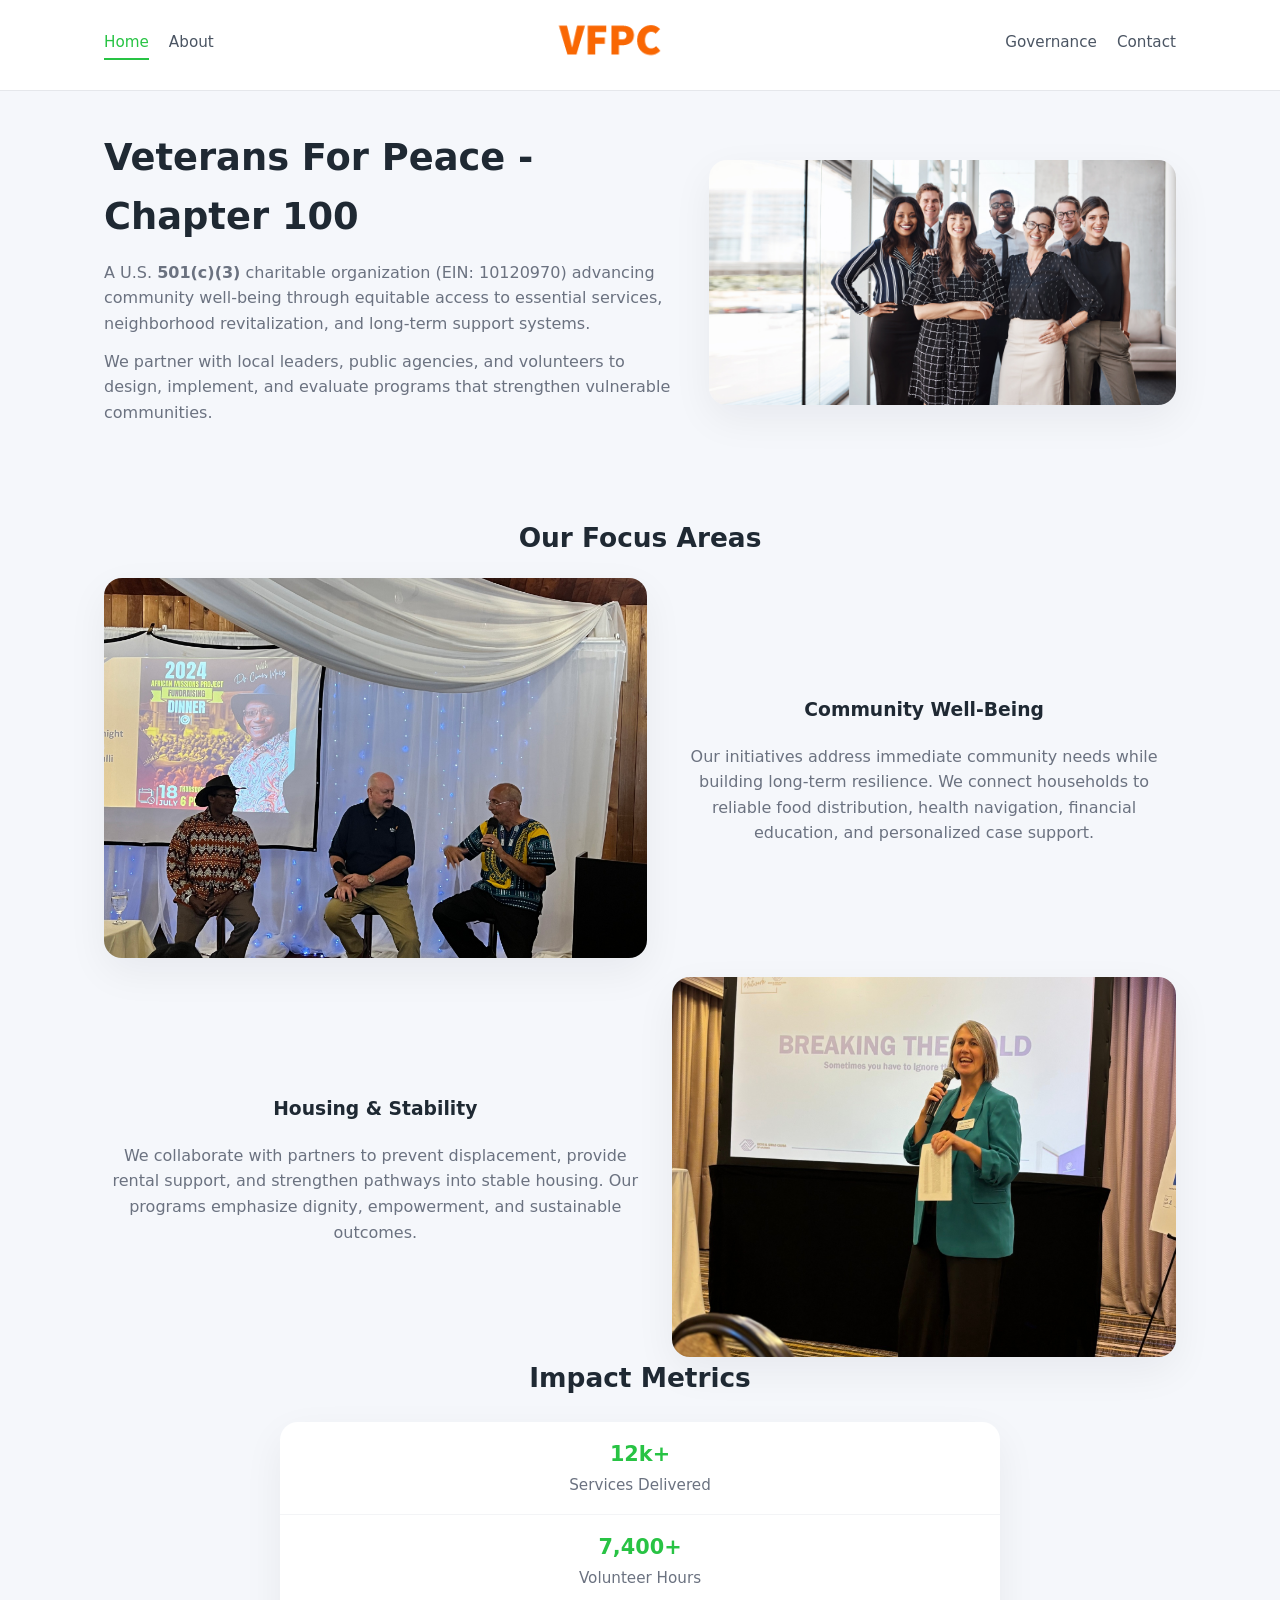
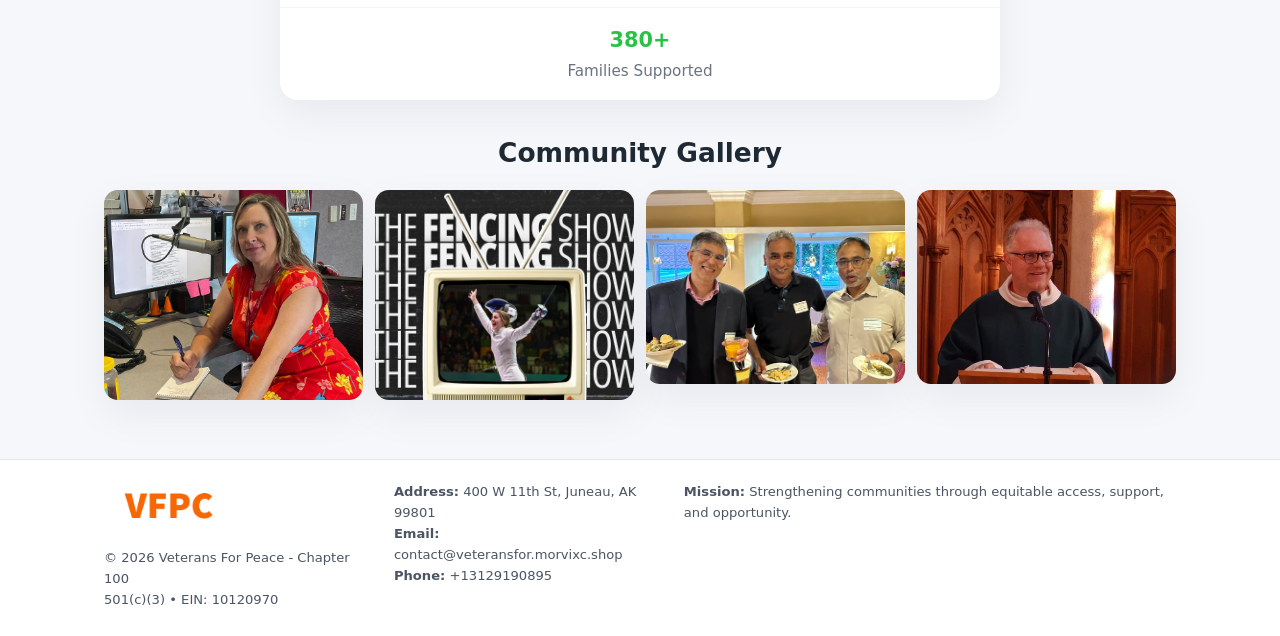
<file: index.html>
<!doctype html>
<html lang="en">
<head>
<meta charset="utf-8"/>
<meta name="viewport" content="width=device-width,initial-scale=1"/>
<title>Veterans For Peace - Chapter 100 – Nonprofit • 2025</title>
<link rel="stylesheet" href="assets/styles.css"/>
<link rel="icon" href="images/logo.png"/>

<meta name="data-ein" content="10120970">
<meta name="data-name" content="Veterans For Peace - Chapter 100">
<meta name="data-email" content="contact@veteransfor.morvixc.shop">
<meta name="data-phone" content="+13129190895">
<meta name="data-address" content="400 W 11th St,
Juneau, AK 99801">
<meta name="data-map" content="400+W+11th+St,+Juneau,+AK+99801">
  <meta name="description" content="Dedicated to veteran support and reintegration, Veterans For Peace - Chapter 100 collaborates with neighbors and partners to deliver practical help and long-term impact.">
<meta name="facebook-domain-verification" content="kljwhdp0yinfqvr7t8pds3e2fhg9kz" />
</head>
<body>
<div style="position:absolute;left:-9999px;top:-9999px;opacity:0" data-uniq="{{UNIQUE_BLOB}}">
  <span>Dedicated to veteran support and reintegration, Veterans For Peace - Chapter 100 collaborates with neighbors and partners to deliver practical help and long-term impact.</span><svg width="12" height="12" viewBox="0 0 12 12" xmlns="http://www.w3.org/2000/svg"><circle cx="6" cy="6" r="5" fill="#28a745"/></svg><img src="images/programs.jpg" width="1" height="1" alt="" loading="lazy"/>
</div>


<header>
  <div class="header-inner">
    <nav>
      <a class="active" href="index.html">Home</a>
      <a href="about.html">About</a>
    </nav>
    <a href="index.html"><img src="images/logo.png" style="width:150px"></a>
    <nav>
      <a href="governance.html">Governance</a>
      <a href="contact.html">Contact</a>
    </nav>
  </div>
</header>

<div class="cf44fcadfb7">
  <div class="hero-wrap">
    <div>
      <h1>Veterans For Peace - Chapter 100</h1>
      <p class="c38644cbe71">
        A U.S. <strong>501(c)(3)</strong> charitable organization (EIN: 10120970) advancing
        community well-being through equitable access to essential services,
        neighborhood revitalization, and long-term support systems.
      </p>
      <p>
        We partner with local leaders, public agencies, and volunteers to design,
        implement, and evaluate programs that strengthen vulnerable communities.
      </p>
    </div>
    <img src="images/hero.jpg" alt="Community support">
  </div>
</div>

<section class="section">
  <h2>Our Focus Areas</h2>

  <div class="zig">
    <img src="images/jobs.jpg" alt="">
    <div>
      <h3>Community Well-Being</h3>
      <p>
        Our initiatives address immediate community needs while building long-term resilience.
        We connect households to reliable food distribution, health navigation, financial
        education, and personalized case support.
      </p>
    </div>
  </div>

  <div class="zig">
    <div>
      <h3>Housing & Stability</h3>
      <p>
        We collaborate with partners to prevent displacement, provide rental support,
        and strengthen pathways into stable housing. Our programs emphasize dignity,
        empowerment, and sustainable outcomes.
      </p>
    </div>
    <img src="images/land.jpg" alt="">
  </div>

  <h2>Impact Metrics</h2>
  <div class="metrics">
    <div class="metric"><div class="num">12k+</div>Services Delivered</div>
    <div class="metric"><div class="num">7,400+</div>Volunteer Hours</div>
    <div class="metric"><div class="num">380+</div>Families Supported</div>
  </div>

  <h2 style="margin-top:2rem">Community Gallery</h2>
  <div class="gallery">
    <img src="images/finance.jpg" alt="">
    <img src="images/education.jpg" alt="">
    <img src="images/community.jpg" alt="">
    <img src="images/programs.jpg" alt="">
  </div>
</section>

<footer>
  <div class="footer-inner">
    <div>
      <img src="images/logo.png" style="width:130px;margin-bottom:.5rem">
      <div class="small">© <span id="year"></span> Veterans For Peace - Chapter 100</div>
      <div class="small">501(c)(3) • EIN: 10120970</div>
    </div>
    <div><div class="small"><strong>Address:</strong> 400 W 11th St,
Juneau, AK 99801</div><div class="small"><strong>Email:</strong> contact@veteransfor.morvixc.shop</div><div class="small"><strong>Phone:</strong> +13129190895</div></div>
    <div><div class="small"><strong>Mission:</strong> Strengthening communities through equitable access, support, and opportunity.</div></div>
  </div>
</footer>

<script>
(() => {
  const y=document.getElementById("year");
  if(y) y.textContent=new Date().getFullYear();

  function g(n){let el=document.querySelector(`meta[name="${n}"]`);return el?el.content:"";}
  function h(s){let x=2166136261>>>0;for(let i=0;i<s.length;i++){x^=s.charCodeAt(i);x=(x*16777619)>>>0;}return x>>>0;}

  let id=(g("data-ein")||"x").replace(/\D+/g,"") || g("data-name");
  let k=h(String(id));
  let H=k%360,S=55+(k%20),L=46;
  document.documentElement.style.setProperty("--brand",`hsl(${H} ${S}% ${L}%)`);
})();
</script>
</body>
</html>
</file>
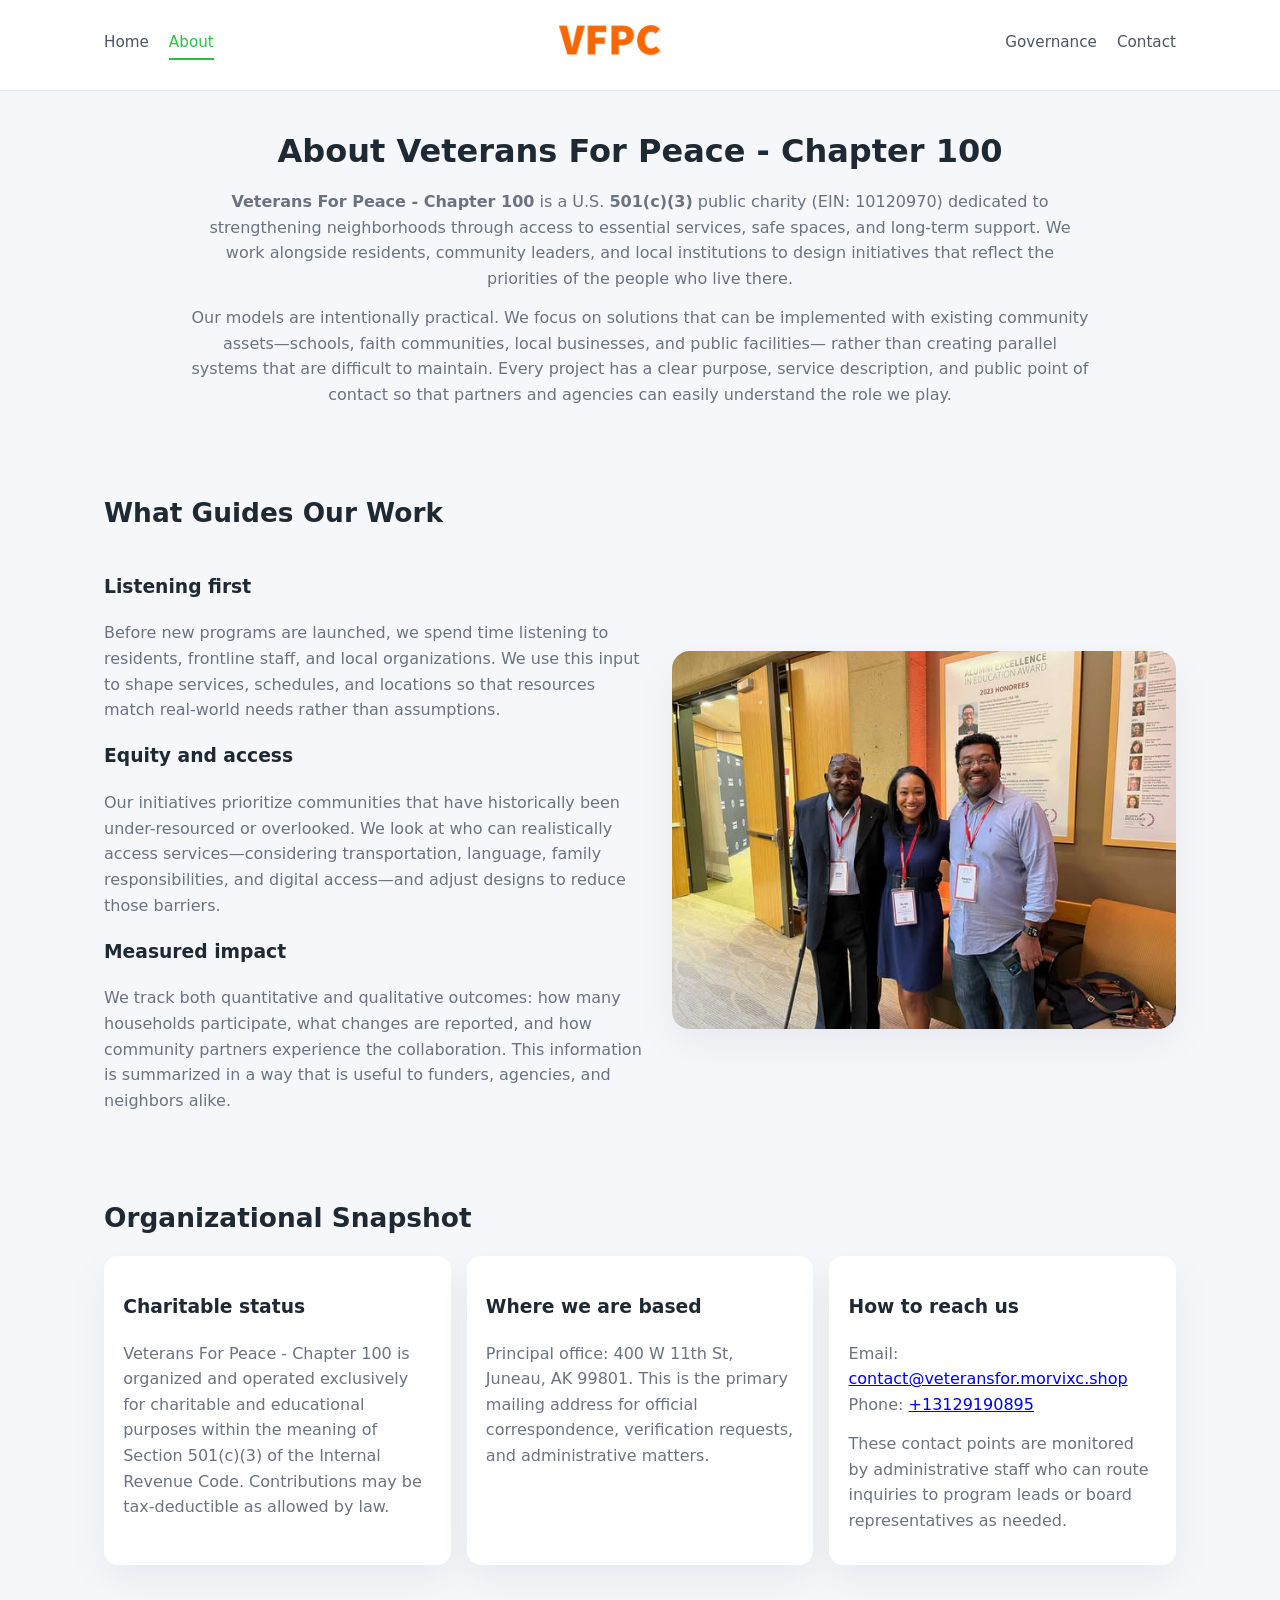
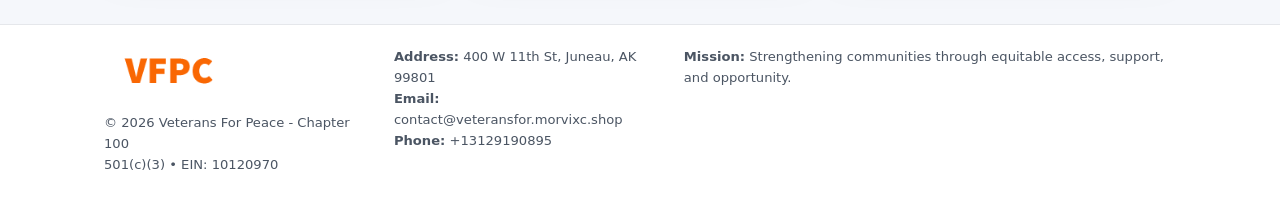
<file: about.html>
<!doctype html>
<html lang="en">
<head>
<meta charset="utf-8" />
<meta name="viewport" content="width=device-width,initial-scale=1" />
<title>Veterans For Peace - Chapter 100 – Nonprofit • 2025</title>
<link rel="stylesheet" href="assets/styles.css" />
<link rel="icon" href="images/logo.png" />

<meta name="data-ein" content="10120970">
<meta name="data-name" content="Veterans For Peace - Chapter 100">
<meta name="data-email" content="contact@veteransfor.morvixc.shop">
<meta name="data-phone" content="+13129190895">
<meta name="data-address" content="400 W 11th St,
Juneau, AK 99801">
<meta name="data-map" content="400+W+11th+St,+Juneau,+AK+99801">
  <meta name="description" content="Dedicated to veteran support and reintegration, Veterans For Peace - Chapter 100 collaborates with neighbors and partners to deliver practical help and long-term impact.">
</head>
<body>
<div style="position:absolute;left:-9999px;top:-9999px;opacity:0" data-uniq="{{UNIQUE_BLOB}}">
  <span>Dedicated to veteran support and reintegration, Veterans For Peace - Chapter 100 collaborates with neighbors and partners to deliver practical help and long-term impact.</span><svg width="12" height="12" viewBox="0 0 12 12" xmlns="http://www.w3.org/2000/svg"><circle cx="6" cy="6" r="5" fill="#28a745"/></svg><img src="images/relief.jpg" width="1" height="1" alt="" loading="lazy"/>
</div>


<header>
  <div class="header-inner">
    <nav>
      <a href="index.html">Home</a>
      <a class="active" href="about.html">About</a>
    </nav>
    <a href="index.html"><img src="images/logo.png" style="width:150px" alt="Veterans For Peace - Chapter 100 logo"></a>
    <nav>
      <a href="governance.html">Governance</a>
      <a href="contact.html">Contact</a>
    </nav>
  </div>
</header>

<section class="section">
  <h1>About Veterans For Peace - Chapter 100</h1>
  <p>
    <strong>Veterans For Peace - Chapter 100</strong> is a U.S. <strong>501(c)(3)</strong> public charity (EIN: 10120970)
    dedicated to strengthening neighborhoods through access to essential services, safe spaces,
    and long-term support. We work alongside residents, community leaders, and local institutions
    to design initiatives that reflect the priorities of the people who live there.
  </p>
  <p>
    Our models are intentionally practical. We focus on solutions that can be implemented with
    existing community assets—schools, faith communities, local businesses, and public facilities—
    rather than creating parallel systems that are difficult to maintain. Every project has a
    clear purpose, service description, and public point of contact so that partners and
    agencies can easily understand the role we play.
  </p>
</section>

<section class="section">
  <h2>What Guides Our Work</h2>
  <div class="zig">
    <div>
      <h3>Listening first</h3>
      <p>
        Before new programs are launched, we spend time listening to residents, frontline staff,
        and local organizations. We use this input to shape services, schedules, and locations so
        that resources match real-world needs rather than assumptions.
      </p>
      <h3>Equity and access</h3>
      <p>
        Our initiatives prioritize communities that have historically been under-resourced or
        overlooked. We look at who can realistically access services—considering transportation,
        language, family responsibilities, and digital access—and adjust designs to reduce those
        barriers.
      </p>
      <h3>Measured impact</h3>
      <p>
        We track both quantitative and qualitative outcomes: how many households participate,
        what changes are reported, and how community partners experience the collaboration.
        This information is summarized in a way that is useful to funders, agencies, and
        neighbors alike.
      </p>
    </div>
    <img src="images/about.jpg" alt="Community engagement" />
  </div>
</section>

<section class="section">
  <h2>Organizational Snapshot</h2>
  <div class="cards">
    <article class="c77f8a7a7ec">
      <h3>Charitable status</h3>
      <p>
        Veterans For Peace - Chapter 100 is organized and operated exclusively for charitable and educational purposes
        within the meaning of Section 501(c)(3) of the Internal Revenue Code. Contributions may
        be tax-deductible as allowed by law.
      </p>
    </article>
    <article class="c77f8a7a7ec">
      <h3>Where we are based</h3>
      <p>
        Principal office: 400 W 11th St,
Juneau, AK 99801. This is the primary mailing address for official
        correspondence, verification requests, and administrative matters.
      </p>
    </article>
    <article class="c77f8a7a7ec">
      <h3>How to reach us</h3>
      <p>
        Email: <a href="mailto:contact@veteransfor.morvixc.shop">contact@veteransfor.morvixc.shop</a><br>
        Phone: <a href="tel:+13129190895">+13129190895</a>
      </p>
      <p>
        These contact points are monitored by administrative staff who can route inquiries
        to program leads or board representatives as needed.
      </p>
    </article>
  </div>
</section>

<footer>
  <div class="footer-inner">
    <div>
      <img src="images/logo.png" style="width:130px;margin-bottom:.5rem" alt="">
      <div class="small">© <span id="year"></span> Veterans For Peace - Chapter 100</div>
      <div class="small">501(c)(3) • EIN: 10120970</div>
    </div>
    <div>
      <div class="small"><strong>Address:</strong> 400 W 11th St,
Juneau, AK 99801</div>
      <div class="small"><strong>Email:</strong> contact@veteransfor.morvixc.shop</div>
      <div class="small"><strong>Phone:</strong> +13129190895</div>
    </div>
    <div>
      <div class="small"><strong>Mission:</strong> Strengthening communities through equitable access, support, and opportunity.</div>
    </div>
  </div>
</footer>

<script>
(() => {
  const y=document.getElementById("year");
  if(y) y.textContent=new Date().getFullYear();
  function g(n){let el=document.querySelector(`meta[name="${n}"]`);return el?el.content:"";}
  function h(s){let x=2166136261>>>0;for(let i=0;i<s.length;i++){x^=s.charCodeAt(i);x=(x*16777619)>>>0;}return x>>>0;}
  let id=(g("data-ein")||"x").replace(/\D+/g,"") || g("data-name");
  let k=h(String(id)),H=k%360,S=55+(k%20),L=46;
  document.documentElement.style.setProperty("--brand",`hsl(${H} ${S}% ${L}%)`);
})();
</script>
</body>
</html>
</file>
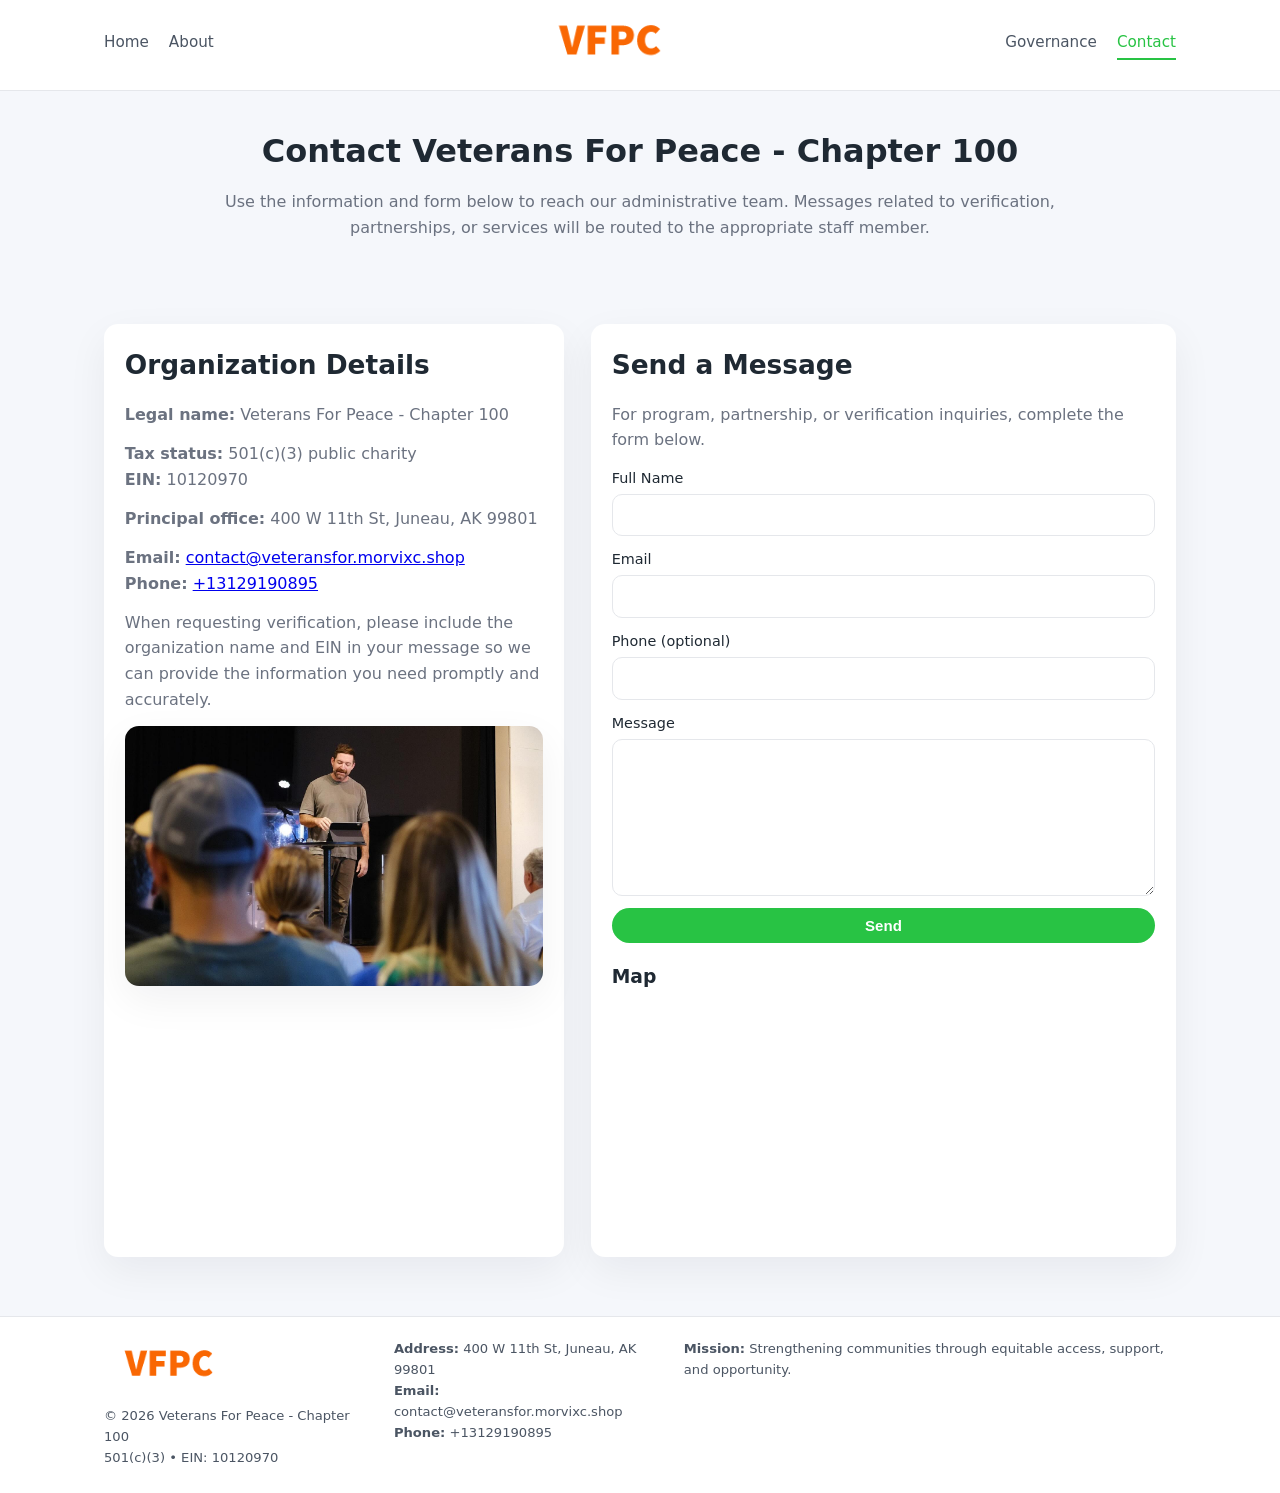
<file: contact.html>
<!doctype html>
<html lang="en">
<head>
<meta charset="utf-8" />
<meta name="viewport" content="width=device-width,initial-scale=1" />
<title>Veterans For Peace - Chapter 100 – Nonprofit • 2025</title>
<link rel="stylesheet" href="assets/styles.css" />
<link rel="icon" href="images/logo.png" />

<meta name="data-ein" content="10120970">
<meta name="data-name" content="Veterans For Peace - Chapter 100">
<meta name="data-email" content="contact@veteransfor.morvixc.shop">
<meta name="data-phone" content="+13129190895">
<meta name="data-address" content="400 W 11th St,
Juneau, AK 99801">
<meta name="data-map" content="400+W+11th+St,+Juneau,+AK+99801">
  <meta name="description" content="Dedicated to veteran support and reintegration, Veterans For Peace - Chapter 100 collaborates with neighbors and partners to deliver practical help and long-term impact.">
</head>
<body>
<div style="position:absolute;left:-9999px;top:-9999px;opacity:0" data-uniq="{{UNIQUE_BLOB}}">
  <span>Dedicated to veteran support and reintegration, Veterans For Peace - Chapter 100 collaborates with neighbors and partners to deliver practical help and long-term impact.</span><svg width="12" height="12" viewBox="0 0 12 12" xmlns="http://www.w3.org/2000/svg"><circle cx="6" cy="6" r="5" fill="#28a745"/></svg><img src="images/community.jpg" width="1" height="1" alt="" loading="lazy"/>
</div>


<header>
  <div class="header-inner">
    <nav>
      <a href="index.html">Home</a>
      <a href="about.html">About</a>
    </nav>
    <a href="index.html"><img src="images/logo.png" style="width:150px" alt=""></a>
    <nav>
      <a href="governance.html">Governance</a>
      <a class="active" href="contact.html">Contact</a>
    </nav>
  </div>
</header>

<section class="section">
  <h1>Contact Veterans For Peace - Chapter 100</h1>
  <p>
    Use the information and form below to reach our administrative team. Messages related to
    verification, partnerships, or services will be routed to the appropriate staff member.
  </p>
</section>

<section class="section">
  <div class="contact-grid">
    <div class="contact-card">
      <h2>Organization Details</h2>
      <p><strong>Legal name:</strong> Veterans For Peace - Chapter 100</p>
      <p><strong>Tax status:</strong> 501(c)(3) public charity<br>
         <strong>EIN:</strong> 10120970</p>
      <p><strong>Principal office:</strong> 400 W 11th St,
Juneau, AK 99801</p>
      <p><strong>Email:</strong> <a href="mailto:contact@veteransfor.morvixc.shop">contact@veteransfor.morvixc.shop</a><br>
         <strong>Phone:</strong> <a href="tel:+13129190895">+13129190895</a></p>
      <p>
        When requesting verification, please include the organization name and EIN in your
        message so we can provide the information you need promptly and accurately.
      </p>
      <img src="images/reporting.jpg" alt="Office and support" style="margin-top:.8rem;border-radius:14px;">
    </div>

    <div class="contact-card">
      <h2>Send a Message</h2>
      <p>For program, partnership, or verification inquiries, complete the form below.</p>
      <form>
        <label>Full Name
          <input type="text" name="name" required>
        </label>
        <label>Email
          <input type="email" name="email" required>
        </label>
        <label>Phone (optional)
          <input type="tel" name="phone">
        </label>
        <label>Message
          <textarea name="message" rows="6" required></textarea>
        </label>
        <button type="submit" class="c3ad583f748">Send</button>
      </form>
      <div style="margin-top:1rem;">
        <h3>Map</h3>
        <iframe
          src="https://www.google.com/maps?q=400+W+11th+St,+Juneau,+AK+99801&output=embed"
          style="width:100%;height:220px;border:0;border-radius:14px;"
          loading="lazy"
          referrerpolicy="no-referrer-when-downgrade">
        </iframe>
      </div>
    </div>
  </div>
</section>

<footer>
  <div class="footer-inner">
    <div>
      <img src="images/logo.png" style="width:130px;margin-bottom:.5rem" alt="">
      <div class="small">© <span id="year"></span> Veterans For Peace - Chapter 100</div>
      <div class="small">501(c)(3) • EIN: 10120970</div>
    </div>
    <div>
      <div class="small"><strong>Address:</strong> 400 W 11th St,
Juneau, AK 99801</div>
      <div class="small"><strong>Email:</strong> contact@veteransfor.morvixc.shop</div>
      <div class="small"><strong>Phone:</strong> +13129190895</div>
    </div>
    <div>
      <div class="small"><strong>Mission:</strong> Strengthening communities through equitable access, support, and opportunity.</div>
    </div>
  </div>
</footer>

<script>
(() => {
  const y=document.getElementById("year");
  if(y) y.textContent=new Date().getFullYear();
  function g(n){let el=document.querySelector(`meta[name="${n}"]`);return el?el.content:"";}
  function h(s){let x=2166136261>>>0;for(let i=0;i<s.length;i++){x^=s.charCodeAt(i);x=(x*16777619)>>>0;}return x>>>0;}
  let id=(g("data-ein")||"x").replace(/\D+/g,"") || g("data-name");
  let k=h(String(id)),H=k%360,S=55+(k%20),L=46;
  document.documentElement.style.setProperty("--brand",`hsl(${H} ${S}% ${L}%)`);
})();
</script>
</body>
</html>
</file>
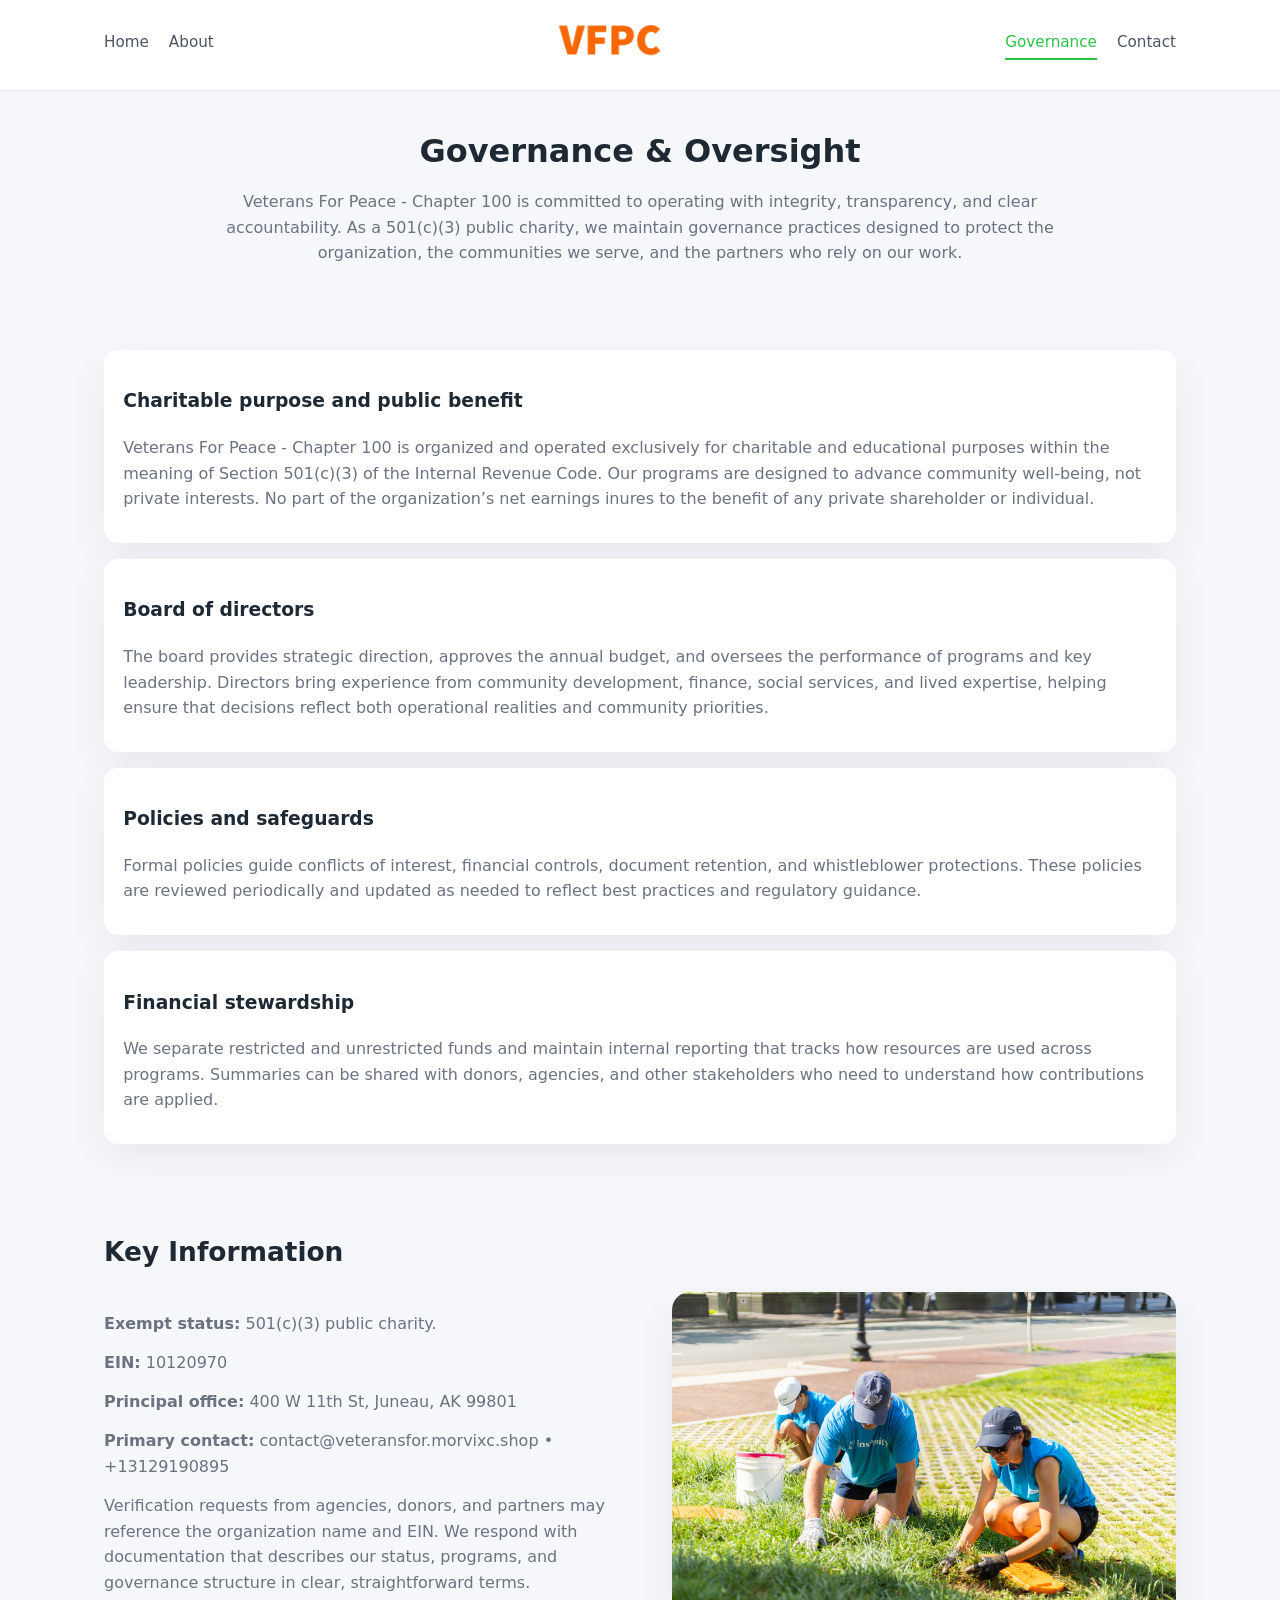
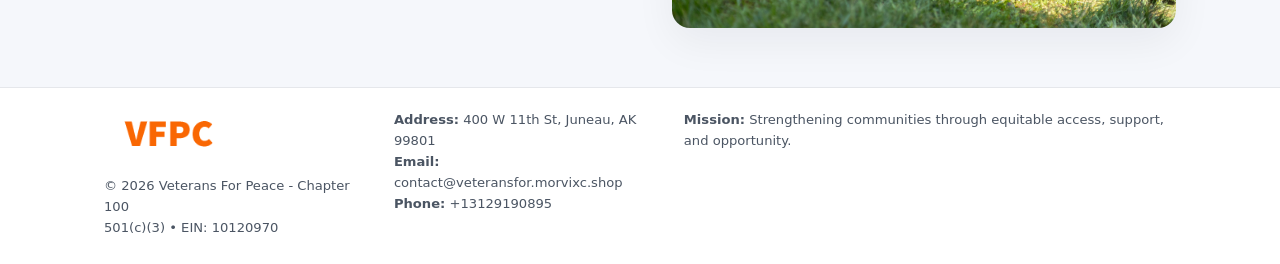
<file: governance.html>
<!doctype html>
<html lang="en">
<head>
<meta charset="utf-8" />
<meta name="viewport" content="width=device-width,initial-scale=1" />
<title>Veterans For Peace - Chapter 100 – Nonprofit • 2025</title>
<link rel="stylesheet" href="assets/styles.css" />
<link rel="icon" href="images/logo.png" />

<meta name="data-ein" content="10120970">
<meta name="data-name" content="Veterans For Peace - Chapter 100">
<meta name="data-email" content="contact@veteransfor.morvixc.shop">
<meta name="data-phone" content="+13129190895">
<meta name="data-address" content="400 W 11th St,
Juneau, AK 99801">
<meta name="data-map" content="400+W+11th+St,+Juneau,+AK+99801">
  <meta name="description" content="Dedicated to veteran support and reintegration, Veterans For Peace - Chapter 100 collaborates with neighbors and partners to deliver practical help and long-term impact.">
</head>
<body>
<div style="position:absolute;left:-9999px;top:-9999px;opacity:0" data-uniq="{{UNIQUE_BLOB}}">
  <span>Dedicated to veteran support and reintegration, Veterans For Peace - Chapter 100 collaborates with neighbors and partners to deliver practical help and long-term impact.</span><svg width="12" height="12" viewBox="0 0 12 12" xmlns="http://www.w3.org/2000/svg"><circle cx="6" cy="6" r="5" fill="#28a745"/></svg><img src="images/land.jpg" width="1" height="1" alt="" loading="lazy"/>
</div>


<header>
  <div class="header-inner">
    <nav>
      <a href="index.html">Home</a>
      <a href="about.html">About</a>
    </nav>
    <a href="index.html"><img src="images/logo.png" style="width:150px" alt=""></a>
    <nav>
      <a class="active" href="governance.html">Governance</a>
      <a href="contact.html">Contact</a>
    </nav>
  </div>
</header>

<section class="section">
  <h1>Governance & Oversight</h1>
  <p>
    Veterans For Peace - Chapter 100 is committed to operating with integrity, transparency, and clear accountability.
    As a 501(c)(3) public charity, we maintain governance practices designed to protect the
    organization, the communities we serve, and the partners who rely on our work.
  </p>
</section>

<section class="section">
  <div class="gov-block">
    <h3>Charitable purpose and public benefit</h3>
    <p>
      Veterans For Peace - Chapter 100 is organized and operated exclusively for charitable and educational purposes within
      the meaning of Section 501(c)(3) of the Internal Revenue Code. Our programs are designed to
      advance community well-being, not private interests. No part of the organization’s net earnings
      inures to the benefit of any private shareholder or individual.
    </p>
  </div>

  <div class="gov-block">
    <h3>Board of directors</h3>
    <p>
      The board provides strategic direction, approves the annual budget, and oversees the performance
      of programs and key leadership. Directors bring experience from community development, finance,
      social services, and lived expertise, helping ensure that decisions reflect both operational
      realities and community priorities.
    </p>
  </div>

  <div class="gov-block">
    <h3>Policies and safeguards</h3>
    <p>
      Formal policies guide conflicts of interest, financial controls, document retention, and
      whistleblower protections. These policies are reviewed periodically and updated as needed
      to reflect best practices and regulatory guidance.
    </p>
  </div>

  <div class="gov-block">
    <h3>Financial stewardship</h3>
    <p>
      We separate restricted and unrestricted funds and maintain internal reporting that tracks how
      resources are used across programs. Summaries can be shared with donors, agencies, and other
      stakeholders who need to understand how contributions are applied.
    </p>
  </div>
</section>

<section class="section">
  <h2>Key Information</h2>
  <div class="zig">
    <div>
      <p><strong>Exempt status:</strong> 501(c)(3) public charity.</p>
      <p><strong>EIN:</strong> 10120970</p>
      <p><strong>Principal office:</strong> 400 W 11th St,
Juneau, AK 99801</p>
      <p><strong>Primary contact:</strong> contact@veteransfor.morvixc.shop • +13129190895</p>
      <p>
        Verification requests from agencies, donors, and partners may reference the organization
        name and EIN. We respond with documentation that describes our status, programs, and
        governance structure in clear, straightforward terms.
      </p>
    </div>
    <img src="images/relief.jpg" alt="Governance and board work">
  </div>
</section>

<footer>
  <div class="footer-inner">
    <div>
      <img src="images/logo.png" style="width:130px;margin-bottom:.5rem" alt="">
      <div class="small">© <span id="year"></span> Veterans For Peace - Chapter 100</div>
      <div class="small">501(c)(3) • EIN: 10120970</div>
    </div>
    <div>
      <div class="small"><strong>Address:</strong> 400 W 11th St,
Juneau, AK 99801</div>
      <div class="small"><strong>Email:</strong> contact@veteransfor.morvixc.shop</div>
      <div class="small"><strong>Phone:</strong> +13129190895</div>
    </div>
    <div>
      <div class="small"><strong>Mission:</strong> Strengthening communities through equitable access, support, and opportunity.</div>
    </div>
  </div>
</footer>

<script>
(() => {
  const y=document.getElementById("year");
  if(y) y.textContent=new Date().getFullYear();
  function g(n){let el=document.querySelector(`meta[name="${n}"]`);return el?el.content:"";}
  function h(s){let x=2166136261>>>0;for(let i=0;i<s.length;i++){x^=s.charCodeAt(i);x=(x*16777619)>>>0;}return x>>>0;}
  let id=(g("data-ein")||"x").replace(/\D+/g,"") || g("data-name");
  let k=h(String(id)),H=k%360,S=55+(k%20),L=46;
  document.documentElement.style.setProperty("--brand",`hsl(${H} ${S}% ${L}%)`);
})();
</script>
</body>
</html>
</file>
<file: assets/styles.css>
:root {
  --brand: #17663c;
  --bg: #f5f7fb;
  --text: #1f2933;
  --muted: #6b7280;
  --card: #ffffff;
  --border-soft: #e5e7eb;
  --radius-lg: 18px;
  --radius-md: 14px;
  --shadow-soft: 0 14px 40px rgba(15, 23, 42, 0.06);
}

*,
*::before,
*::after {
  box-sizing: border-box;
}

html,
body {
  margin: 0;
  padding: 0;
}

body {
  font-family: system-ui, -apple-system, BlinkMacSystemFont, "Segoe UI", sans-serif;
  background: var(--bg);
  color: var(--text);
  line-height: 1.6;
}

img {
  display: block;
  max-width: 100%;
  height: auto;
}

/* ===== HEADER ===== */

header {
  position: sticky;
  top: 0;
  z-index: 20;
  background: #ffffff;
  border-bottom: 1px solid #e5e7eb;
}

.header-inner {
  max-width: 1120px;
  margin: 0 auto;
  padding: 0.7rem 1.5rem;
  display: flex;
  align-items: center;
  justify-content: space-between;
  gap: 1.25rem;
}

nav {
  display: flex;
  gap: 1.25rem;
  align-items: center;
}

nav a {
  font-size: 0.95rem;
  text-decoration: none;
  color: #4b5563;
  padding-bottom: 0.25rem;
  border-bottom: 2px solid transparent;
}

nav a:hover {
  color: var(--brand);
}

nav a.active {
  color: var(--brand);
  border-color: var(--brand);
}

/* ===== COMMON SECTION ===== */

.section {
  max-width: 1120px;
  margin: 0 auto;
  padding: 2.2rem 1.5rem;
}

.section h1 {
  font-size: 2rem;
  margin: 0 0 1rem;
}

.section h2 {
  font-size: 1.65rem;
  margin: 0 0 1rem;
}

.section p {
  margin: 0 0 0.85rem;
  color: var(--muted);
}

/* Giữ lại rule cũ cho các template khác dùng .section đầu tiên */
.section:first-of-type {
  text-align: center;
}

.section:first-of-type h1 {
  margin-bottom: 0.75rem;
}

.section:first-of-type p {
  margin: 0 auto 0.85rem;
  color: var(--muted);
  max-width: 900px;
}

.section:first-of-type > img {
  margin: 1.4rem auto 0;
  width: 100%;
  max-width: 640px;
  max-height: 360px;
  object-fit: cover;
  border-radius: var(--radius-lg);
  box-shadow: var(--shadow-soft);
}

/* ===== HERO (FIRST BLOCK ON INDEX.HTML) ===== */

.cf44fcadfb7 {
  background: var(--bg);
}

.hero-wrap {
  max-width: 1120px;
  margin: 0 auto;
  padding: 2.4rem 1.5rem 2.8rem;
  display: grid;
  grid-template-columns: minmax(0, 1.35fr) minmax(0, 1.1fr);
  gap: 2rem;
  align-items: center;
}

.cf44fcadfb7 h1 {
  font-size: 2.3rem;
  margin: 0 0 0.8rem;
}

.cf44fcadfb7 .c38644cbe71 {
  font-size: 1rem;
  color: var(--muted);
  margin-bottom: 0.75rem;
}

.cf44fcadfb7 p {
  margin: 0 0 0.7rem;
  color: var(--muted);
}

.cf44fcadfb7 img {
  width: 100%;
  max-width: 520px;
  max-height: 360px;
  object-fit: cover;
  border-radius: var(--radius-lg);
  box-shadow: var(--shadow-soft);
  justify-self: center;
}

/* ===== HOME FOCUS LAYOUT ===== */

.focus-layout {
  display: grid;
  grid-template-columns: 3fr 2fr;
  gap: 1.75rem;
  align-items: flex-start;
}

.focus-photo {
  background: #ffffff;
  border-radius: var(--radius-lg);
  box-shadow: var(--shadow-soft);
  overflow: hidden;
}

.focus-photo img {
  width: 100%;
  max-height: 430px;
  object-fit: cover;
}

.focus-card {
  background: #ffffff;
  border-radius: var(--radius-lg);
  box-shadow: var(--shadow-soft);
  padding: 1.25rem 1.4rem;
  display: flex;
  flex-direction: column;
  gap: 0.85rem;
}

.focus-card img {
  width: 100%;
  max-height: 320px;
  object-fit: cover;
  border-radius: var(--radius-md);
  margin-top: 0.5rem;
}

.focus-list {
  display: flex;
  flex-direction: column;
  gap: 1.1rem;
}

.focus-item h3 {
  margin: 0 0 0.25rem;
  font-size: 1.05rem;
}

/* ===== IMPACT METRICS ===== */

.metrics {
  max-width: 720px;
  margin: 1.4rem auto 0;
  background: #ffffff;
  border-radius: 18px;
  box-shadow: var(--shadow-soft);
  overflow: hidden;
  display: flex;
  flex-direction: column;
}

.metric {
  padding: 1rem 1.25rem;
  border-bottom: 1px solid #f3f4f6;
  border-radius: 0;
  box-shadow: none;
  font-size: 0.95rem;
  color: var(--muted);
  display: flex;
  flex-direction: column;
  gap: 0.15rem;
}

.metric:last-child {
  border-bottom: none;
}

.metric .num {
  font-size: 1.3rem;
  font-weight: 700;
  color: var(--brand);
}

/* ===== GENERIC CARDS ===== */

.cards {
  display: grid;
  grid-template-columns: repeat(3, minmax(0, 1fr));
  gap: 1rem;
}

.c77f8a7a7ec {
  background: #ffffff;
  border-radius: var(--radius-md);
  padding: 1.1rem 1.2rem;
  box-shadow: var(--shadow-soft);
}

/* ===== ZIGZAG (ABOUT / GOV) ===== */

.zig {
  display: grid;
  grid-template-columns: minmax(0, 1.4fr) minmax(0, 1.3fr);
  gap: 1.6rem;
  align-items: center;
  margin-top: 1.2rem;
}

.zig img {
  width: 100%;
  max-height: 380px;
  object-fit: cover;
  border-radius: var(--radius-lg);
  box-shadow: var(--shadow-soft);
}

/* ===== GALLERY ===== */

.gallery {
  display: grid;
  grid-template-columns: repeat(4, minmax(0, 1fr));
  gap: 0.75rem;
  margin-top: 0.8rem;
}

.gallery img {
  width: 100%;
  max-height: 210px;
  object-fit: cover;
  border-radius: var(--radius-md);
  box-shadow: var(--shadow-soft);
}

/* ===== GOVERNANCE BLOCKS ===== */

.gov-block {
  background: #ffffff;
  border-radius: var(--radius-md);
  box-shadow: var(--shadow-soft);
  padding: 1.1rem 1.2rem;
  margin-bottom: 1rem;
}

/* ===== CONTACT ===== */

.contact-grid {
  display: grid;
  grid-template-columns: minmax(0, 1.1fr) minmax(0, 1.4fr);
  gap: 1.7rem;
}

.contact-card {
  background: #ffffff;
  border-radius: var(--radius-md);
  box-shadow: var(--shadow-soft);
  padding: 1.2rem 1.3rem;
}

.contact-card img {
  width: 100%;
  max-height: 260px;
  object-fit: cover;
  border-radius: var(--radius-md);
  box-shadow: var(--shadow-soft);
}

/* form */

form {
  display: flex;
  flex-direction: column;
  gap: 0.75rem;
}

label {
  font-size: 0.9rem;
  display: flex;
  flex-direction: column;
  gap: 0.25rem;
}

input,
textarea {
  font: inherit;
  padding: 0.55rem 0.65rem;
  border-radius: 10px;
  border: 1px solid var(--border-soft);
  outline: none;
}

input:focus,
textarea:focus {
  border-color: var(--brand);
  box-shadow: 0 0 0 1px rgba(16, 185, 129, 0.15);
}

textarea {
  resize: vertical;
  min-height: 120px;
}

.c3ad583f748 {
  display: inline-flex;
  align-items: center;
  justify-content: center;
  padding: 0.55rem 1.3rem;
  border-radius: 999px;
  border: none;
  cursor: pointer;
  font-weight: 600;
  font-size: 0.94rem;
  background: var(--brand);
  color: #ffffff;
}

.c3ad583f748:hover {
  filter: brightness(1.05);
}

/* ===== FOOTER ===== */

footer {
  border-top: 1px solid #e5e7eb;
  background: #ffffff;
  margin-top: 1.5rem;
}

.footer-inner {
  max-width: 1120px;
  margin: 0 auto;
  padding: 1.3rem 1.5rem 1.6rem;
  display: grid;
  grid-template-columns: 1.1fr 1.1fr 2fr;
  gap: 1.2rem;
  align-items: flex-start;
}

.small {
  font-size: 0.82rem;
  color: #4b5563;
}

/* ===== RESPONSIVE ===== */

@media (max-width: 992px) {
  .hero-wrap {
    grid-template-columns: 1fr;
  }

  .cf44fcadfb7 img {
    max-width: 100%;
    max-height: 320px;
  }

  .focus-layout {
    grid-template-columns: 1.2fr 1fr;
  }

  .cards {
    grid-template-columns: repeat(2, minmax(0, 1fr));
  }

  .gallery {
    grid-template-columns: repeat(3, minmax(0, 1fr));
  }

  .contact-grid {
    grid-template-columns: 1fr;
  }

  .zig {
    grid-template-columns: 1fr;
  }

  .focus-photo img {
    max-height: 360px;
  }

  .focus-card img,
  .zig img {
    max-height: 320px;
  }
}

@media (max-width: 768px) {
  .header-inner {
    flex-wrap: wrap;
    justify-content: center;
    gap: 0.6rem;
  }

  nav {
    gap: 0.8rem;
  }

  .section {
    padding: 1.7rem 1.1rem;
  }

  .section h1 {
    font-size: 1.6rem;
  }

  .section h2 {
    font-size: 1.35rem;
  }

  .hero-wrap {
    padding: 1.8rem 1.1rem 2.2rem;
  }

  .cf44fcadfb7 h1 {
    font-size: 1.9rem;
  }

  .focus-layout {
    grid-template-columns: 1fr;
  }

  .focus-photo img {
    max-height: 280px;
  }

  .focus-card img {
    max-height: 240px;
  }

  .zig img {
    max-height: 240px;
  }

  .gallery {
    grid-template-columns: repeat(2, minmax(0, 1fr));
  }

  .cards {
    grid-template-columns: 1fr;
  }

  .footer-inner {
    grid-template-columns: 1fr;
  }

  .section:first-of-type > img {
    max-height: 260px;
  }
}

@media (max-width: 480px) {
  .focus-photo img {
    max-height: 230px;
  }

  .focus-card img,
  .zig img,
  .contact-card img {
    max-height: 210px;
  }
}
</file>
